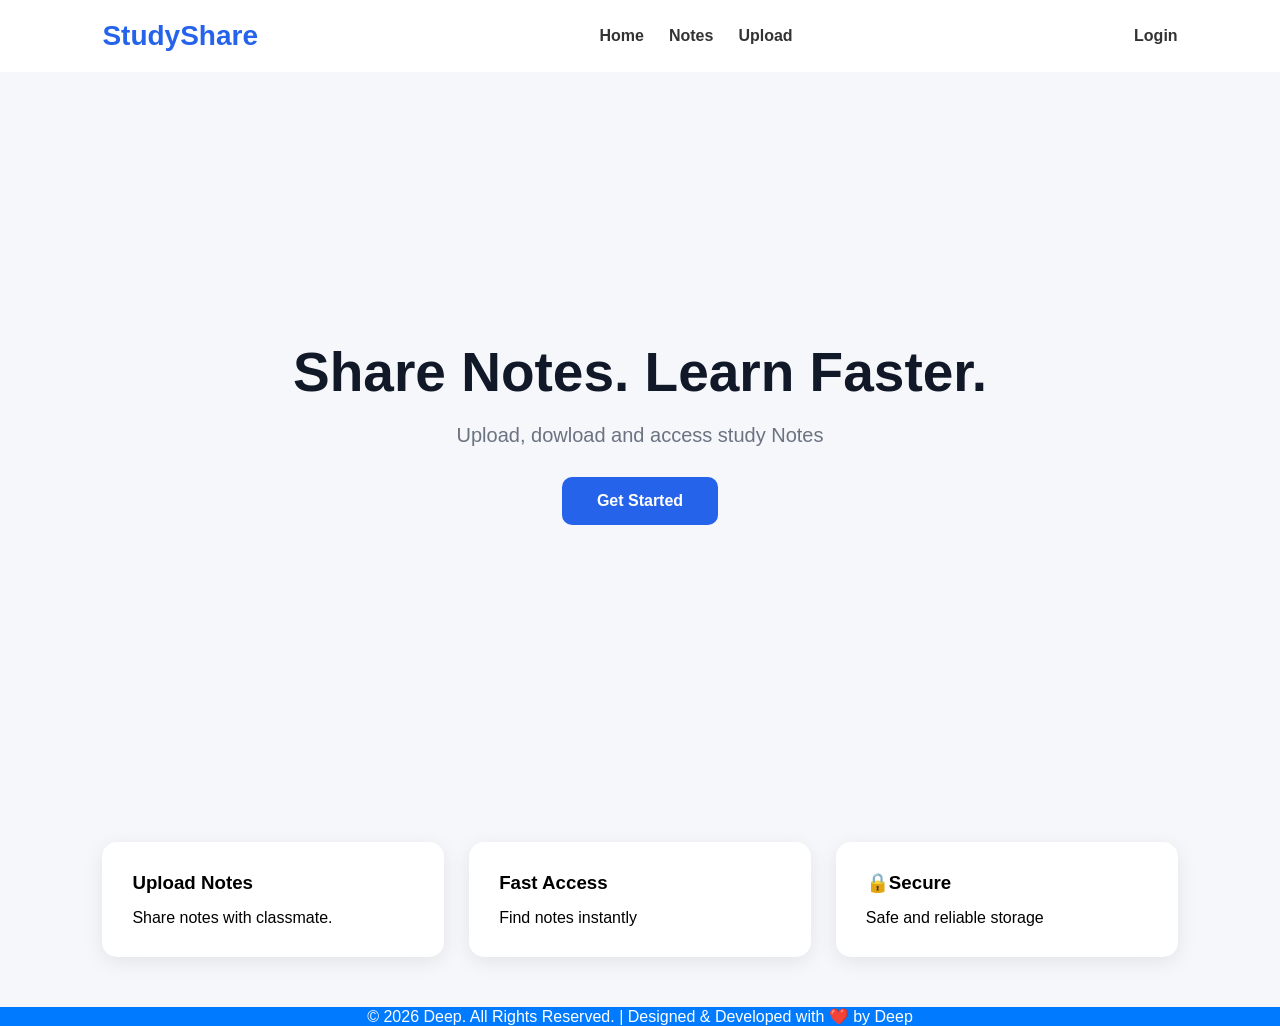
<file: index.html>
<!DOCTYPE html>
<html lang="en">
<head>
    <meta charset="UTF-8">
    <meta name="viewport" content="width=device-width, initial-scale=1.0">
    <title>StudyShare</title>
    <link rel="stylesheet" href="style.css">
</head>
<body>
   <nav>
    <div class="logo">StudyShare</div>
    <ul>
        <li><a href="#">Home</a></li>
        <li><a href="login.html">Notes</a></li>
        <li><a href="upload.html">Upload</a></li>
    </ul>
    <a href="login.html">Login</a></li>
   </nav>
    <!-- hero -->
   <section class="hero">
    <div class="hero-content">
        <h1>Share Notes. Learn Faster.</h1>
        <p>Upload, dowload and access study Notes</p>

         <a href="signup.html" class="btn"> Get Started</a>
    </div>
   </section>

   <section class="features">
    <div class="card">
        <h3>Upload Notes</h3>
        <p>Share notes with classmate.</p>
    </div>
    <div class="card">
        <h3> Fast Access</h3>
        <p>Find notes instantly</p>
    </div>
    <div class="card">
        <h3>🔒Secure</h3>
        <p>Safe and reliable storage</p>
    </div>
   </section>
   <footer class="brand">
    <p>© 2026 Deep. All Rights Reserved. | Designed & Developed with ❤️ by Deep</p>
</footer>
   </footer>
</body>
</html>
</file>
<file: style.css>
*{
    margin: 0;
    padding: 0;
    box-sizing: border-box;
    font-family: Segoe UI,sans-serif;
}
body{
    background: #f5f7fb;
}
/* navbar */
nav{
    display: flex;
    justify-content: space-between;
    align-items: center;
    padding: 20px 8%;
    background: white;
    box-shadow: 0,2px 10px rgba(0,0,0,0.08);
}
.logo{
    font-size: 28px;
    font-weight: bold;
    color: #2563eb;
}
nav ul{
    display: flex;
    list-style: none;
    gap: 25px;
}
nav a {
    text-decoration: none;
    color: #333;
    font-weight: 600;
}
/* Hero */
.hero{
    height: 80vh;
    display: flex;
    justify-content: center;
    align-items: center;
    text-align: center;
    padding: 20px;
}
.hero-content h1{
    font-size: 55px;
    color: #111827;
    margin-bottom: 20px;
}
.hero-content p{
    font-size: 20px;
    color: #6b7280;
    max-width: 700px;
    margin: auto;
}
.btn{
    display: inline-block;
    margin-top: 30px;
    padding: 15px 35px;
    background: #2563eb;
    color: white;
    text-decoration: none;
    border-radius: 10px;
    font-weight: bold;
    transition: 0.3s;
}
.btn:hover{
    transform: translateY(-3px);
}
/* features */
.features{
    display: grid;
    grid-template-columns: repeat(auto-fit,minmax(250px,1fr));
    gap: 25px;
    padding: 50px 8%;
}
.card{
    background: white;
    padding: 30px;
    border-radius: 15px;
    box-shadow: 0 5px 20px rgba(0,0,0,0.08);
    transition: 0.3s;
}
.card:hover{
    transform: translateY(-8px);
}
.card h3{
    margin-bottom: 15px;
}
/* ---------------------------------------login page---------------------------------------- */
.login{
    width: 400px;
    max-width: 90%;
    margin: 150px auto;
    padding: 40px;
    background: #fff;
    border-radius: 12px;
    box-shadow: 0 5px 15px rgba(0,0,0,0.8);
    text-align: center;
}
.login input{
    width: 100%;
    padding: 12px;
    margin: 10px 0;
    border: 1px solid #ccc;
    border-radius: 6px;
    box-sizing: border-box;
}
.login button{
    width: 100%;
    border: none;
    padding: 12PX;
    background: #007bff;
    border-radius: 6px;
    cursor: pointer;
}

/* ------------------------------------------signup page-------------------------------------- */
.auth-box{
  width: 400px;
  max-width: 90%;
  margin: 150px auto;
  padding: 40px;
  background: #fff;
border-radius: 12px;
box-shadow: 0 5px 15px rgba(0,0,0,0.8);
text-align: center;
}
.auth-box input{
    width: 100%;
    padding: 12px;
    margin: 10px 0;
    border: 1px solid #ccc;
    border-radius: 6px;
    box-sizing: border-box;
}
.auth-box button{
    width: 100%;
    padding: 12px;
    border: none;
    background: #007bff;
    color: white;
    border-radius:6px;
    cursor: pointer;
}
.brand{
    text-align: center;
    background:#007bff;
    color: white;
}
</file>
